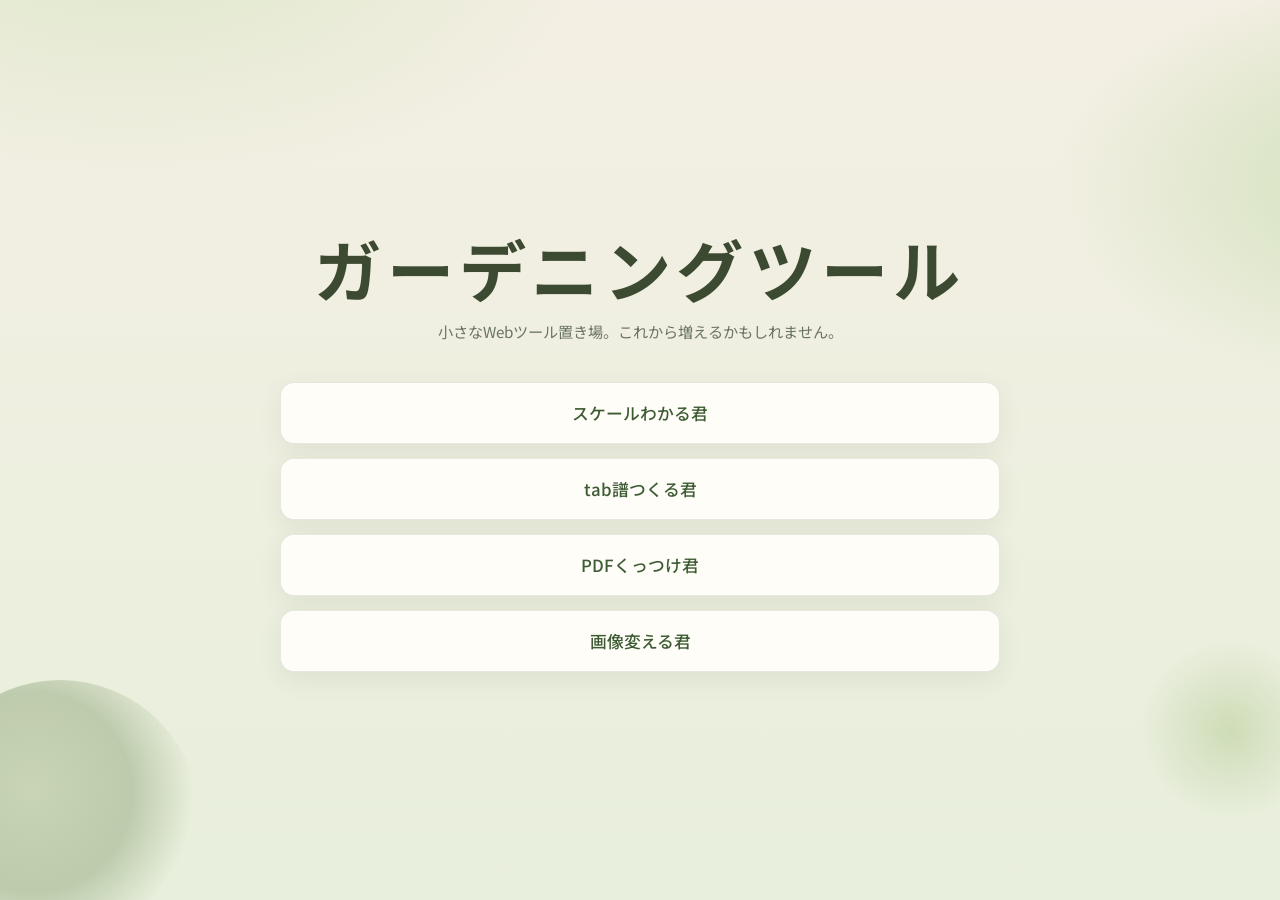
<file: index.html>
<!DOCTYPE html>
<html lang="ja">

<head>
  <meta charset="UTF-8">
  <meta name="viewport" content="width=device-width, initial-scale=1.0">
  <meta name="description" content="ガーデニングツール — 小さなWebツール置き場">
  <title>ガーデニングツール</title>
  <link rel="icon" href="favicon.svg" type="image/svg+xml">
  <link rel="preconnect" href="https://fonts.googleapis.com">
  <link rel="preconnect" href="https://fonts.gstatic.com" crossorigin>
  <link href="https://fonts.googleapis.com/css2?family=Noto+Sans+JP:wght@400;500;700&display=swap" rel="stylesheet">
  <style>
    *,
    *::before,
    *::after {
      box-sizing: border-box;
      margin: 0;
      padding: 0;
    }

    :root {
      --soil: #3d4a32;
      --leaf: #5d7a4a;
      --leaf-deep: #3e5c34;
      --cream: #f4efe4;
      --cream-2: #e8efdc;
      --card: #fffdf8;
      --ink: #2c3328;
      --muted: #6b7464;
    }

    body {
      min-height: 100vh;
      font-family: "Noto Sans JP", system-ui, sans-serif;
      color: var(--ink);
      background:
        radial-gradient(900px 500px at 10% -10%, #dce8c8 0%, transparent 55%),
        radial-gradient(700px 420px at 110% 20%, #cfe0b8 0%, transparent 50%),
        linear-gradient(180deg, var(--cream) 0%, var(--cream-2) 100%);
      display: flex;
      align-items: center;
      justify-content: center;
      padding: 48px 20px;
      position: relative;
      overflow-x: hidden;
    }

    body::before,
    body::after {
      content: "";
      position: fixed;
      border-radius: 50%;
      pointer-events: none;
      z-index: 0;
    }

    body::before {
      width: 280px;
      height: 280px;
      left: -80px;
      bottom: -60px;
      background: radial-gradient(circle at 40% 40%, #8aa56a 0%, #6b8a52 42%, transparent 68%);
      opacity: 0.35;
    }

    body::after {
      width: 180px;
      height: 180px;
      right: -40px;
      bottom: 80px;
      background: radial-gradient(circle at 50% 50%, #a3c07c 0%, transparent 70%);
      opacity: 0.4;
    }

    main {
      position: relative;
      z-index: 1;
      width: min(720px, 100%);
      text-align: center;
    }

    h1 {
      font-size: clamp(2.4rem, 7vw, 4.2rem);
      font-weight: 700;
      letter-spacing: 0.08em;
      line-height: 1.2;
      color: var(--soil);
      margin-bottom: 12px;
    }

    .lead {
      font-size: 0.95rem;
      color: var(--muted);
      margin-bottom: 40px;
    }

    nav {
      display: grid;
      gap: 14px;
    }

    nav a {
      display: block;
      background: var(--card);
      color: var(--leaf-deep);
      text-decoration: none;
      font-size: 1.05rem;
      font-weight: 500;
      padding: 18px 24px;
      border-radius: 14px;
      border: 1px solid rgba(61, 74, 50, 0.12);
      box-shadow: 0 8px 24px rgba(61, 74, 50, 0.08);
      transition: transform 0.15s ease, box-shadow 0.15s ease, background 0.15s ease;
    }

    nav a:hover {
      transform: translateY(-2px);
      background: #f7fbf0;
      box-shadow: 0 12px 28px rgba(61, 74, 50, 0.12);
    }

    nav a:active {
      transform: translateY(0);
    }

    @media (min-width: 640px) {
      nav {
        grid-template-columns: 1fr;
      }
    }
  </style>
</head>

<body>
  <main>
    <h1>ガーデニングツール</h1>
    <p class="lead">小さなWebツール置き場。これから増えるかもしれません。</p>
    <nav>
      <a href="scale/">スケールわかる君</a>
      <a href="tab/">tab譜つくる君</a>
      <a href="pdf/">PDFくっつけ君</a>
      <a href="img/">画像変える君</a>
    </nav>
  </main>
</body>

</html>
</file>
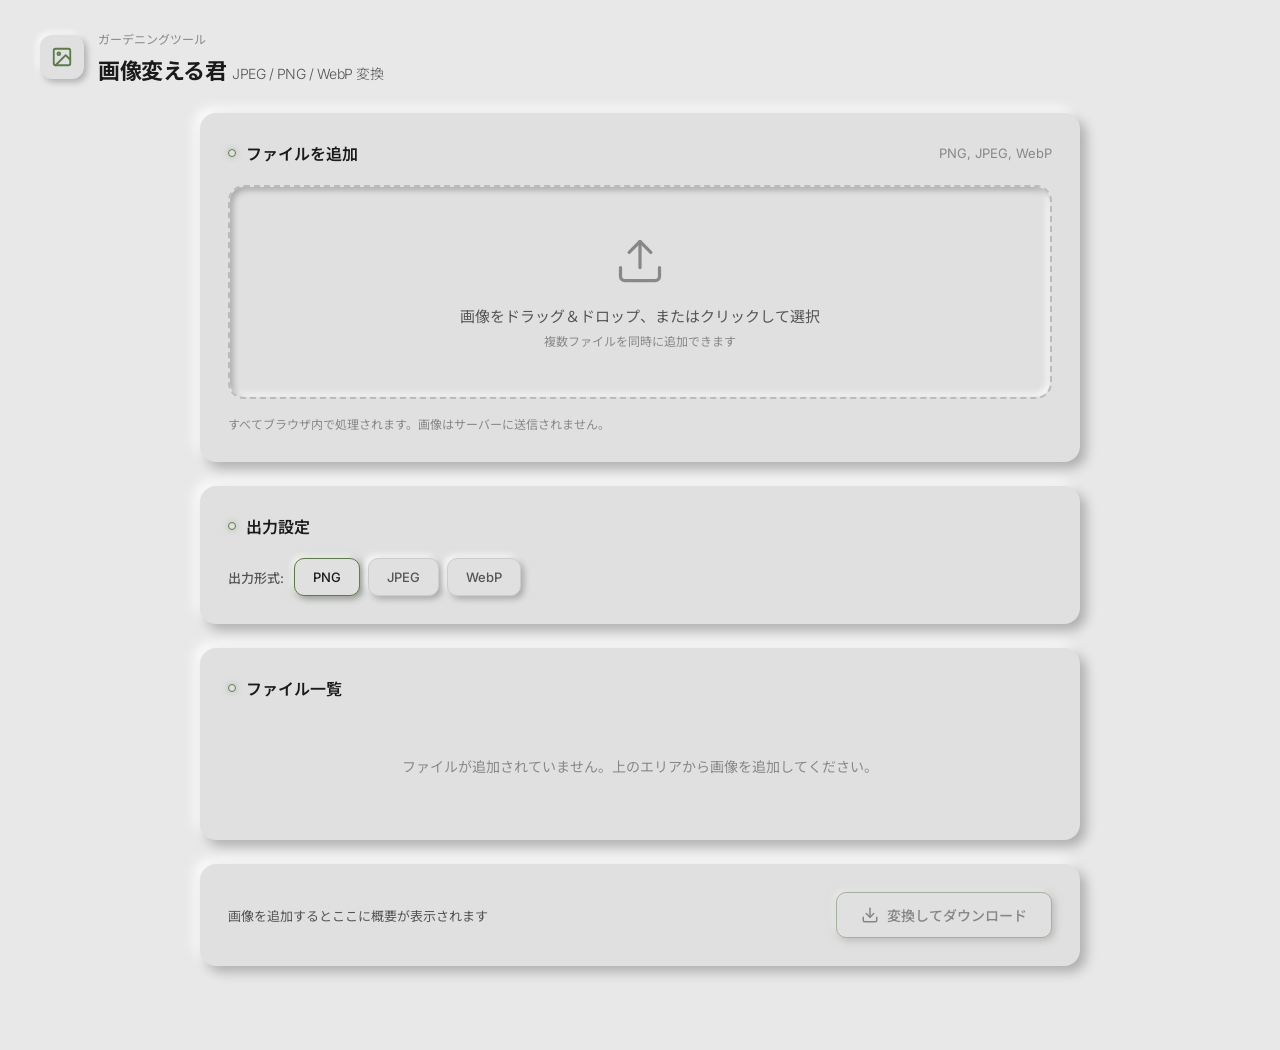
<file: img/index.html>
<!DOCTYPE html>
<html lang="ja">
<head>
  <meta charset="UTF-8">
  <meta name="viewport" content="width=device-width, initial-scale=1.0">
  <meta name="description" content="JPEG・PNG・WebPの画像形式をブラウザ内で相互変換できるWebツール">
  <title>画像変える君 — 画像形式変換ツール</title>
  <link rel="icon" href="../favicon.svg" type="image/svg+xml">
  <link rel="preconnect" href="https://fonts.googleapis.com">
  <link rel="preconnect" href="https://fonts.gstatic.com" crossorigin>
  <link href="https://fonts.googleapis.com/css2?family=Inter:wght@300;400;500;600;700&family=Noto+Sans+JP:wght@300;400;500;600;700&display=swap" rel="stylesheet">
  <style>
    *, *::before, *::after {
      margin: 0;
      padding: 0;
      box-sizing: border-box;
    }

    :root {
      --bg: #e8e8e8;
      --surface: #e0e0e0;
      --text-primary: #1a1a1a;
      --text-secondary: #555;
      --text-muted: #888;
      --accent: #5d7a4a;
      --accent-glow: rgba(93, 122, 74, 0.35);
      --accent-glow-strong: rgba(93, 122, 74, 0.55);
      --shadow-dark: rgba(0, 0, 0, 0.25);
      --shadow-light: rgba(255, 255, 255, 0.8);
      --neu-shadow: 6px 6px 12px var(--shadow-dark), -6px -6px 12px var(--shadow-light);
      --neu-shadow-sm: 3px 3px 6px var(--shadow-dark), -3px -3px 6px var(--shadow-light);
      --neu-inset: inset 3px 3px 6px var(--shadow-dark), inset -3px -3px 6px var(--shadow-light);
      --radius: 16px;
      --radius-sm: 10px;
      --transition: 0.3s cubic-bezier(0.4, 0, 0.2, 1);
    }

    body {
      font-family: 'Inter', 'Noto Sans JP', sans-serif;
      background: var(--bg);
      color: var(--text-primary);
      min-height: 100vh;
      overflow-x: hidden;
    }

    .home-link {
      display: inline-block;
      font-size: 12px;
      color: var(--text-muted);
      text-decoration: none;
      margin-bottom: 6px;
    }

    .home-link:hover {
      color: var(--text-primary);
    }

    .header {
      padding: 28px 40px;
    }

    .logo {
      display: flex;
      align-items: center;
      gap: 14px;
    }

    .logo-icon {
      width: 44px;
      height: 44px;
      border-radius: 12px;
      background: var(--surface);
      box-shadow: var(--neu-shadow-sm);
      display: flex;
      align-items: center;
      justify-content: center;
    }

    .logo-icon svg {
      width: 22px;
      height: 22px;
      stroke: var(--accent);
      fill: none;
      stroke-width: 2;
      stroke-linecap: round;
      stroke-linejoin: round;
    }

    .logo h1 {
      font-size: 22px;
      font-weight: 700;
      letter-spacing: -0.5px;
    }

    .logo h1 span {
      font-weight: 300;
      color: var(--text-secondary);
      margin-left: 6px;
      font-size: 14px;
    }

    .app-container {
      max-width: 960px;
      margin: 0 auto;
      padding: 0 40px 60px;
    }

    .neu-card {
      background: var(--surface);
      border-radius: var(--radius);
      box-shadow: var(--neu-shadow);
      padding: 28px;
      margin-bottom: 24px;
    }

    .section-header {
      display: flex;
      align-items: center;
      justify-content: space-between;
      margin-bottom: 20px;
      flex-wrap: wrap;
      gap: 10px;
    }

    .section-title {
      font-size: 16px;
      font-weight: 600;
      display: flex;
      align-items: center;
      gap: 10px;
    }

    .section-title .dot {
      width: 8px;
      height: 8px;
      border-radius: 50%;
      border: 1.5px solid var(--accent);
      box-shadow: 0 0 6px var(--accent-glow);
    }

    .section-subtitle {
      font-size: 13px;
      color: var(--text-muted);
      font-weight: 400;
    }

    .dropzone {
      border: 2px dashed #bbb;
      border-radius: var(--radius);
      padding: 48px 32px;
      text-align: center;
      cursor: pointer;
      transition: var(--transition);
      background: var(--surface);
      box-shadow: var(--neu-inset);
    }

    .dropzone:hover,
    .dropzone.dragover {
      border-color: var(--accent);
      box-shadow: var(--neu-inset), 0 0 20px var(--accent-glow);
    }

    .dropzone-icon {
      width: 52px;
      height: 52px;
      margin: 0 auto 14px;
      stroke: var(--text-muted);
      fill: none;
      stroke-width: 1.5;
      stroke-linecap: round;
      stroke-linejoin: round;
      transition: var(--transition);
    }

    .dropzone:hover .dropzone-icon,
    .dropzone.dragover .dropzone-icon {
      stroke: var(--accent);
    }

    .dropzone-text {
      font-size: 15px;
      color: var(--text-secondary);
      margin-bottom: 6px;
    }

    .dropzone-hint {
      font-size: 12px;
      color: var(--text-muted);
    }

    input[type="file"] {
      display: none;
    }

    .settings-bar {
      display: flex;
      flex-wrap: wrap;
      gap: 20px;
      align-items: center;
    }

    .setting-group {
      display: flex;
      align-items: center;
      gap: 10px;
    }

    .setting-group label {
      font-size: 13px;
      font-weight: 500;
      color: var(--text-secondary);
      white-space: nowrap;
    }

    .format-toggle {
      display: flex;
      gap: 8px;
    }

    .format-toggle button {
      background: var(--surface);
      border: 1px solid #ccc;
      border-radius: var(--radius-sm);
      box-shadow: var(--neu-shadow-sm);
      padding: 10px 18px;
      font-family: inherit;
      font-size: 13px;
      font-weight: 500;
      color: var(--text-secondary);
      cursor: pointer;
      transition: var(--transition);
    }

    .format-toggle button:hover {
      color: var(--text-primary);
    }

    .format-toggle button.active {
      color: var(--text-primary);
      border-color: var(--accent);
      box-shadow: var(--neu-shadow-sm), 0 0 10px var(--accent-glow);
    }

    .quality-row {
      display: flex;
      align-items: center;
      gap: 12px;
      flex: 1;
      min-width: 220px;
    }

    .quality-row input[type="range"] {
      flex: 1;
      accent-color: var(--accent);
    }

    .quality-value {
      font-size: 13px;
      font-weight: 600;
      color: var(--text-primary);
      min-width: 42px;
      text-align: right;
    }

    .quality-row.hidden {
      display: none;
    }

    .privacy-note {
      font-size: 12px;
      color: var(--text-muted);
      margin-top: 16px;
      line-height: 1.6;
    }

    .file-list-empty {
      text-align: center;
      padding: 36px 20px;
      color: var(--text-muted);
      font-size: 14px;
    }

    .file-item {
      display: flex;
      align-items: center;
      gap: 14px;
      padding: 14px 16px;
      background: var(--surface);
      border-radius: var(--radius-sm);
      box-shadow: var(--neu-shadow-sm);
      margin-bottom: 10px;
    }

    .file-item-thumb {
      width: 52px;
      height: 52px;
      border-radius: 8px;
      overflow: hidden;
      flex-shrink: 0;
      background: #d5d5d5;
      box-shadow: var(--neu-inset);
    }

    .file-item-thumb img {
      width: 100%;
      height: 100%;
      object-fit: cover;
      display: block;
    }

    .file-item-info {
      flex: 1;
      min-width: 0;
    }

    .file-item-name {
      font-size: 14px;
      font-weight: 500;
      white-space: nowrap;
      overflow: hidden;
      text-overflow: ellipsis;
    }

    .file-item-meta {
      font-size: 12px;
      color: var(--text-muted);
      margin-top: 2px;
    }

    .file-item-remove {
      background: none;
      border: none;
      cursor: pointer;
      padding: 6px;
      border-radius: 6px;
      color: var(--text-muted);
      transition: var(--transition);
      flex-shrink: 0;
    }

    .file-item-remove:hover {
      color: #c0392b;
      background: rgba(192, 57, 43, 0.08);
    }

    .file-item-remove svg {
      width: 18px;
      height: 18px;
      stroke: currentColor;
      fill: none;
      stroke-width: 2;
      stroke-linecap: round;
    }

    .action-bar {
      display: flex;
      align-items: center;
      justify-content: space-between;
      gap: 16px;
      flex-wrap: wrap;
    }

    .summary-text {
      font-size: 13px;
      color: var(--text-secondary);
    }

    .action-buttons {
      display: flex;
      gap: 10px;
      flex-wrap: wrap;
    }

    .neu-btn {
      background: var(--surface);
      border: none;
      border-radius: var(--radius-sm);
      box-shadow: var(--neu-shadow-sm);
      padding: 12px 24px;
      font-family: inherit;
      font-size: 14px;
      font-weight: 500;
      color: var(--text-primary);
      cursor: pointer;
      transition: var(--transition);
      display: inline-flex;
      align-items: center;
      gap: 8px;
    }

    .neu-btn:hover:not(:disabled) {
      box-shadow: 4px 4px 8px var(--shadow-dark), -4px -4px 8px var(--shadow-light);
    }

    .neu-btn:active:not(:disabled) {
      box-shadow: var(--neu-inset);
    }

    .neu-btn:disabled {
      opacity: 0.45;
      cursor: not-allowed;
    }

    .neu-btn.primary {
      border: 1.5px solid var(--accent);
      box-shadow: var(--neu-shadow-sm), 0 0 12px var(--accent-glow);
    }

    .neu-btn svg {
      width: 18px;
      height: 18px;
      stroke: currentColor;
      fill: none;
      stroke-width: 2;
      stroke-linecap: round;
      stroke-linejoin: round;
    }

    .progress-overlay {
      display: none;
      position: fixed;
      inset: 0;
      background: rgba(0, 0, 0, 0.35);
      z-index: 100;
      align-items: center;
      justify-content: center;
    }

    .progress-overlay.visible {
      display: flex;
    }

    .progress-card {
      background: var(--surface);
      border-radius: var(--radius);
      box-shadow: var(--neu-shadow);
      padding: 36px 48px;
      text-align: center;
      min-width: 260px;
    }

    .progress-spinner {
      width: 36px;
      height: 36px;
      border: 3px solid #ccc;
      border-top-color: var(--accent);
      border-radius: 50%;
      margin: 0 auto 16px;
      animation: spin 0.8s linear infinite;
    }

    @keyframes spin {
      to { transform: rotate(360deg); }
    }

    .progress-text {
      font-size: 15px;
      font-weight: 600;
    }

    .progress-detail {
      font-size: 13px;
      color: var(--text-muted);
      margin-top: 6px;
    }

    .toast {
      position: fixed;
      bottom: 28px;
      left: 50%;
      transform: translateX(-50%) translateY(80px);
      background: var(--text-primary);
      color: #fff;
      padding: 12px 24px;
      border-radius: var(--radius-sm);
      font-size: 14px;
      opacity: 0;
      transition: transform 0.3s ease, opacity 0.3s ease;
      z-index: 200;
      pointer-events: none;
    }

    .toast.visible {
      transform: translateX(-50%) translateY(0);
      opacity: 1;
    }

    @media (max-width: 640px) {
      .header,
      .app-container {
        padding-left: 20px;
        padding-right: 20px;
      }

      .format-toggle {
        flex-wrap: wrap;
      }
    }
  </style>
</head>
<body>
  <header class="header">
    <div class="logo">
      <div class="logo-icon">
        <svg viewBox="0 0 24 24">
          <rect x="3" y="3" width="18" height="18" rx="2"/>
          <circle cx="8.5" cy="8.5" r="1.5"/>
          <polyline points="21 15 16 10 5 21"/>
        </svg>
      </div>
      <div>
        <a class="home-link" href="../">ガーデニングツール</a>
        <h1>画像変える君<span>JPEG / PNG / WebP 変換</span></h1>
      </div>
    </div>
  </header>

  <div class="app-container">
    <div class="neu-card">
      <div class="section-header">
        <div class="section-title">
          <div class="dot"></div>
          ファイルを追加
        </div>
        <span class="section-subtitle">PNG, JPEG, WebP</span>
      </div>
      <div class="dropzone" id="dropzone">
        <svg class="dropzone-icon" viewBox="0 0 24 24">
          <path d="M21 15v4a2 2 0 0 1-2 2H5a2 2 0 0 1-2-2v-4"/>
          <polyline points="17 8 12 3 7 8"/>
          <line x1="12" y1="3" x2="12" y2="15"/>
        </svg>
        <div class="dropzone-text">画像をドラッグ＆ドロップ、またはクリックして選択</div>
        <div class="dropzone-hint">複数ファイルを同時に追加できます</div>
      </div>
      <input type="file" id="fileInput" multiple accept="image/png,image/jpeg,image/webp,.png,.jpg,.jpeg,.webp">
      <p class="privacy-note">すべてブラウザ内で処理されます。画像はサーバーに送信されません。</p>
    </div>

    <div class="neu-card">
      <div class="section-header">
        <div class="section-title">
          <div class="dot"></div>
          出力設定
        </div>
      </div>
      <div class="settings-bar">
        <div class="setting-group">
          <label>出力形式:</label>
          <div class="format-toggle" id="formatToggle">
            <button type="button" data-format="image/png" class="active">PNG</button>
            <button type="button" data-format="image/jpeg">JPEG</button>
            <button type="button" data-format="image/webp">WebP</button>
          </div>
        </div>
        <div class="setting-group quality-row hidden" id="qualityRow">
          <label for="qualityInput">品質:</label>
          <input type="range" id="qualityInput" min="10" max="100" value="90">
          <span class="quality-value" id="qualityValue">90%</span>
        </div>
      </div>
    </div>

    <div class="neu-card">
      <div class="section-header">
        <div class="section-title">
          <div class="dot"></div>
          ファイル一覧
          <span class="section-subtitle" id="fileCountLabel"></span>
        </div>
        <button class="neu-btn" id="clearAllBtn" style="display:none;">すべて削除</button>
      </div>
      <div class="file-list-empty" id="emptyState">
        ファイルが追加されていません。上のエリアから画像を追加してください。
      </div>
      <div id="fileList"></div>
    </div>

    <div class="neu-card">
      <div class="action-bar">
        <div class="summary-text" id="summaryText">画像を追加するとここに概要が表示されます</div>
        <div class="action-buttons">
          <button class="neu-btn primary" id="convertBtn" disabled>
            <svg viewBox="0 0 24 24">
              <path d="M21 15v4a2 2 0 0 1-2 2H5a2 2 0 0 1-2-2v-4"/>
              <polyline points="7 10 12 15 17 10"/>
              <line x1="12" y1="15" x2="12" y2="3"/>
            </svg>
            変換してダウンロード
          </button>
        </div>
      </div>
    </div>
  </div>

  <div class="progress-overlay" id="progressOverlay">
    <div class="progress-card">
      <div class="progress-spinner"></div>
      <div class="progress-text" id="progressText">変換中...</div>
      <div class="progress-detail" id="progressDetail"></div>
    </div>
  </div>

  <div class="toast" id="toast"></div>

  <script>
    const ACCEPTED_TYPES = new Set(['image/png', 'image/jpeg', 'image/webp']);
    const EXT_BY_MIME = {
      'image/png': 'png',
      'image/jpeg': 'jpg',
      'image/webp': 'webp',
    };
    const LABEL_BY_MIME = {
      'image/png': 'PNG',
      'image/jpeg': 'JPEG',
      'image/webp': 'WebP',
    };

    const state = {
      files: [],
      outputFormat: 'image/png',
      quality: 90,
    };

    let fileIdCounter = 0;

    const $ = (sel) => document.querySelector(sel);
    const dropzone = $('#dropzone');
    const fileInput = $('#fileInput');
    const fileList = $('#fileList');
    const emptyState = $('#emptyState');
    const clearAllBtn = $('#clearAllBtn');
    const convertBtn = $('#convertBtn');
    const summaryText = $('#summaryText');
    const fileCountLabel = $('#fileCountLabel');
    const formatToggle = $('#formatToggle');
    const qualityRow = $('#qualityRow');
    const qualityInput = $('#qualityInput');
    const qualityValue = $('#qualityValue');
    const progressOverlay = $('#progressOverlay');
    const progressText = $('#progressText');
    const progressDetail = $('#progressDetail');
    const toast = $('#toast');

    function formatBytes(bytes) {
      if (bytes < 1024) return `${bytes} B`;
      if (bytes < 1024 * 1024) return `${(bytes / 1024).toFixed(1)} KB`;
      return `${(bytes / (1024 * 1024)).toFixed(1)} MB`;
    }

    function showToast(message) {
      toast.textContent = message;
      toast.classList.add('visible');
      clearTimeout(showToast._timer);
      showToast._timer = setTimeout(() => toast.classList.remove('visible'), 2800);
    }

    function detectMime(file) {
      if (ACCEPTED_TYPES.has(file.type)) return file.type;
      const ext = file.name.split('.').pop().toLowerCase();
      if (ext === 'png') return 'image/png';
      if (ext === 'jpg' || ext === 'jpeg') return 'image/jpeg';
      if (ext === 'webp') return 'image/webp';
      return null;
    }

    function outputBaseName(name) {
      return name.replace(/\.[^.]+$/, '') || name;
    }

    function buildOutputName(name, mime) {
      return `${outputBaseName(name)}.${EXT_BY_MIME[mime]}`;
    }

    function updateQualityVisibility() {
      const needsQuality = state.outputFormat !== 'image/png';
      qualityRow.classList.toggle('hidden', !needsQuality);
    }

    function updateUI() {
      const count = state.files.length;
      const hasFiles = count > 0;

      emptyState.style.display = hasFiles ? 'none' : 'block';
      fileList.style.display = hasFiles ? 'block' : 'none';
      clearAllBtn.style.display = hasFiles ? 'inline-flex' : 'none';
      convertBtn.disabled = !hasFiles;
      fileCountLabel.textContent = hasFiles ? `（${count}件）` : '';

      if (!hasFiles) {
        summaryText.textContent = '画像を追加するとここに概要が表示されます';
        return;
      }

      const outLabel = LABEL_BY_MIME[state.outputFormat];
      const totalSize = state.files.reduce((sum, f) => sum + f.size, 0);
      summaryText.textContent = `${count}件 · 合計 ${formatBytes(totalSize)} → ${outLabel} に変換`;
    }

    function renderFileList() {
      fileList.innerHTML = state.files.map((entry) => `
        <div class="file-item" data-id="${entry.id}">
          <div class="file-item-thumb">
            <img src="${entry.thumbUrl}" alt="">
          </div>
          <div class="file-item-info">
            <div class="file-item-name">${escapeHtml(entry.name)}</div>
            <div class="file-item-meta">${LABEL_BY_MIME[entry.type]} · ${formatBytes(entry.size)}</div>
          </div>
          <button type="button" class="file-item-remove" data-remove="${entry.id}" aria-label="削除">
            <svg viewBox="0 0 24 24"><line x1="18" y1="6" x2="6" y2="18"/><line x1="6" y1="6" x2="18" y2="18"/></svg>
          </button>
        </div>
      `).join('');

      fileList.querySelectorAll('[data-remove]').forEach((btn) => {
        btn.addEventListener('click', () => removeFile(Number(btn.dataset.remove)));
      });

      updateUI();
    }

    function escapeHtml(str) {
      return str
        .replace(/&/g, '&amp;')
        .replace(/</g, '&lt;')
        .replace(/>/g, '&gt;')
        .replace(/"/g, '&quot;');
    }

    async function createThumb(file) {
      const url = URL.createObjectURL(file);
      try {
        const img = await loadImage(url);
        const max = 96;
        const scale = Math.min(1, max / Math.max(img.naturalWidth, img.naturalHeight));
        const canvas = document.createElement('canvas');
        canvas.width = Math.max(1, Math.round(img.naturalWidth * scale));
        canvas.height = Math.max(1, Math.round(img.naturalHeight * scale));
        canvas.getContext('2d').drawImage(img, 0, 0, canvas.width, canvas.height);
        return canvas.toDataURL('image/jpeg', 0.8);
      } finally {
        URL.revokeObjectURL(url);
      }
    }

    function loadImage(url) {
      return new Promise((resolve, reject) => {
        const img = new Image();
        img.onload = () => resolve(img);
        img.onerror = () => reject(new Error('画像の読み込みに失敗しました'));
        img.src = url;
      });
    }

    async function handleFiles(fileListLike) {
      const added = [];

      for (const file of fileListLike) {
        const mime = detectMime(file);
        if (!mime) {
          showToast(`未対応の形式です: ${file.name}`);
          continue;
        }
        const thumbUrl = await createThumb(file);
        added.push({
          id: ++fileIdCounter,
          name: file.name,
          type: mime,
          size: file.size,
          file,
          thumbUrl,
        });
      }

      if (!added.length) return;
      state.files.push(...added);
      renderFileList();
    }

    function removeFile(id) {
      const entry = state.files.find((f) => f.id === id);
      if (!entry) return;
      state.files = state.files.filter((f) => f.id !== id);
      renderFileList();
    }

    function clearAll() {
      state.files = [];
      renderFileList();
    }

    async function convertImage(file, mime, quality) {
      const url = URL.createObjectURL(file);
      try {
        const img = await loadImage(url);
        const canvas = document.createElement('canvas');
        canvas.width = img.naturalWidth;
        canvas.height = img.naturalHeight;
        const ctx = canvas.getContext('2d');

        if (mime === 'image/jpeg') {
          ctx.fillStyle = '#ffffff';
          ctx.fillRect(0, 0, canvas.width, canvas.height);
        }

        ctx.drawImage(img, 0, 0);

        const blob = await new Promise((resolve, reject) => {
          canvas.toBlob(
            (result) => {
              if (result) resolve(result);
              else reject(new Error('変換に失敗しました'));
            },
            mime,
            mime === 'image/png' ? undefined : quality / 100,
          );
        });

        return blob;
      } finally {
        URL.revokeObjectURL(url);
      }
    }

    function downloadBlob(blob, filename) {
      const url = URL.createObjectURL(blob);
      const a = document.createElement('a');
      a.href = url;
      a.download = filename;
      a.click();
      URL.revokeObjectURL(url);
    }

    async function convertAll() {
      if (!state.files.length) return;

      if (state.outputFormat === 'image/webp') {
        const probe = document.createElement('canvas');
        probe.width = 1;
        probe.height = 1;
        const supported = probe.toDataURL('image/webp').startsWith('data:image/webp');
        if (!supported) {
          showToast('このブラウザは WebP 出力に対応していません');
          return;
        }
      }

      progressOverlay.classList.add('visible');
      convertBtn.disabled = true;

      let success = 0;

      try {
        for (let i = 0; i < state.files.length; i++) {
          const entry = state.files[i];
          progressText.textContent = '変換中...';
          progressDetail.textContent = `${i + 1} / ${state.files.length}: ${entry.name}`;

          const blob = await convertImage(entry.file, state.outputFormat, state.quality);
          const filename = buildOutputName(entry.name, state.outputFormat);
          downloadBlob(blob, filename);
          success++;
          await new Promise((r) => setTimeout(r, 200));
        }

        showToast(`${success}件の変換が完了しました`);
      } catch (err) {
        showToast(err.message || '変換中にエラーが発生しました');
      } finally {
        progressOverlay.classList.remove('visible');
        convertBtn.disabled = state.files.length === 0;
      }
    }

    dropzone.addEventListener('click', () => fileInput.click());

    dropzone.addEventListener('dragover', (e) => {
      e.preventDefault();
      dropzone.classList.add('dragover');
    });

    dropzone.addEventListener('dragleave', () => {
      dropzone.classList.remove('dragover');
    });

    dropzone.addEventListener('drop', (e) => {
      e.preventDefault();
      dropzone.classList.remove('dragover');
      handleFiles(e.dataTransfer.files);
    });

    fileInput.addEventListener('change', (e) => {
      handleFiles(e.target.files);
      fileInput.value = '';
    });

    formatToggle.addEventListener('click', (e) => {
      const btn = e.target.closest('[data-format]');
      if (!btn) return;
      state.outputFormat = btn.dataset.format;
      formatToggle.querySelectorAll('button').forEach((b) => b.classList.toggle('active', b === btn));
      updateQualityVisibility();
      updateUI();
    });

    qualityInput.addEventListener('input', () => {
      state.quality = Number(qualityInput.value);
      qualityValue.textContent = `${state.quality}%`;
    });

    clearAllBtn.addEventListener('click', clearAll);
    convertBtn.addEventListener('click', convertAll);

    updateQualityVisibility();
    updateUI();
  </script>
</body>
</html>
</file>
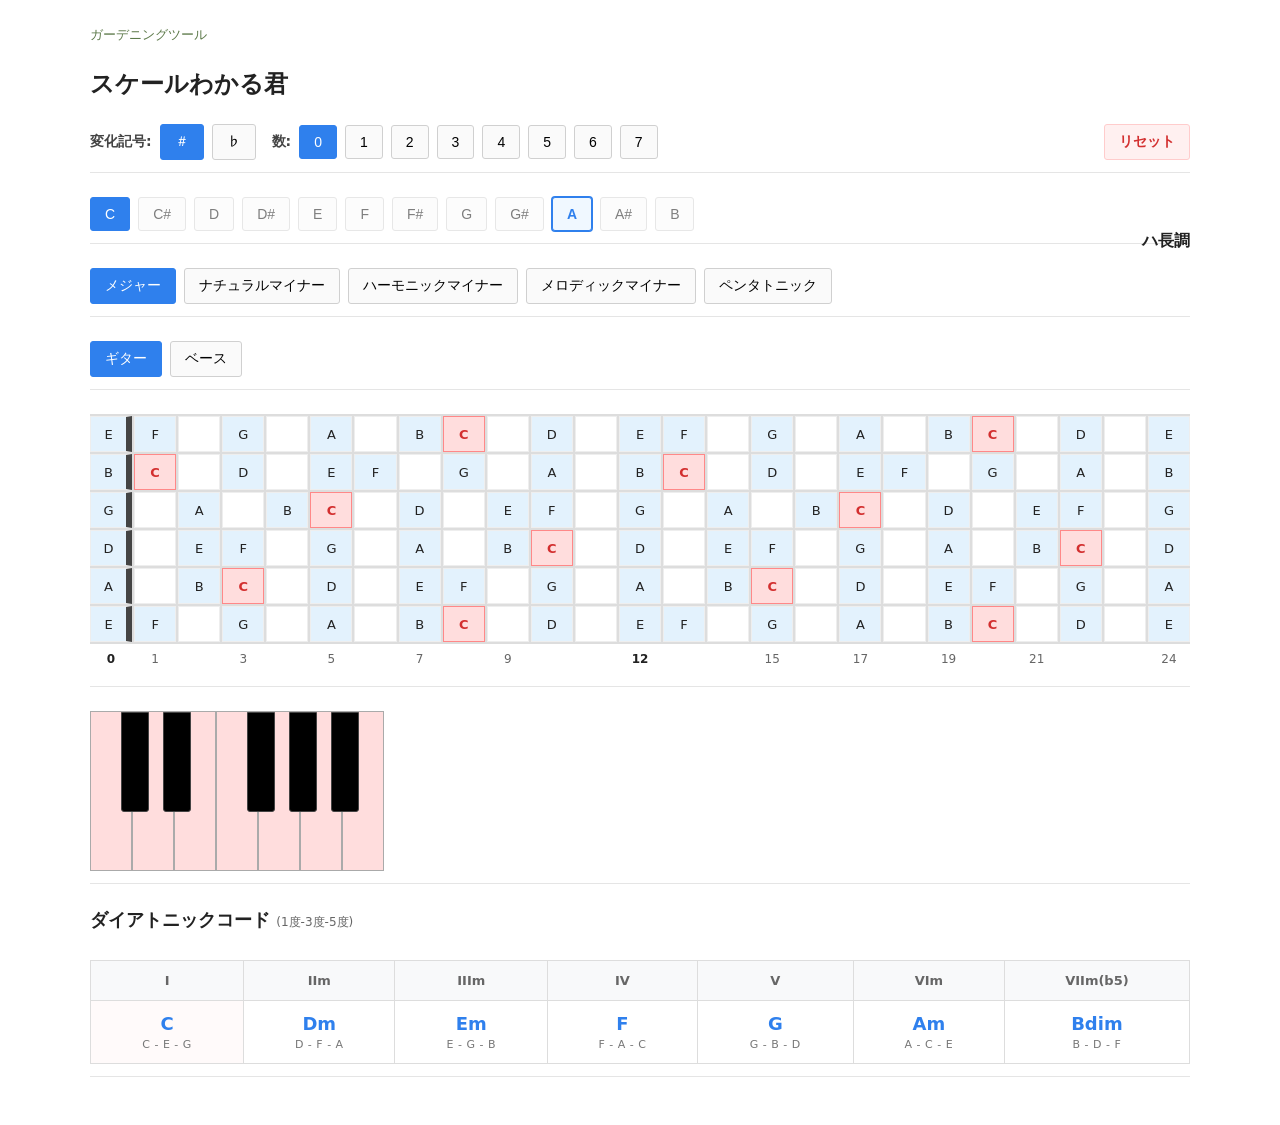
<file: scale/index.html>
<!DOCTYPE html>
<html lang="ja">

<head>
  <meta charset="UTF-8">
  <meta name="viewport" content="width=device-width, initial-scale=1.0">
  <title>スケールわかる君</title>
  <link rel="icon" href="../favicon.svg" type="image/svg+xml">
  <style>
    * {
      box-sizing: border-box;
    }

    body {
      font-family: "Noto Sans JP", system-ui, -apple-system, BlinkMacSystemFont, "Segoe UI", sans-serif;
      margin: 0;
      padding: 24px;
      background: #ffffff;
      color: #222;
    }

    .app {
      max-width: 1100px;
      margin: 0 auto;
    }

    .home-link {
      display: inline-block;
      font-size: 13px;
      color: #5d7a4a;
      text-decoration: none;
      margin-bottom: 8px;
    }

    .home-link:hover {
      text-decoration: underline;
    }

    h1 {
      font-size: 24px;
      font-weight: 600;
      margin-bottom: 24px;
    }

    .section {
      margin-bottom: 24px;
      padding-bottom: 12px;
      border-bottom: 1px solid #e5e5e5;
    }

    .btn-group {
      display: flex;
      flex-wrap: wrap;
      gap: 8px;
    }

    button {
      padding: 8px 14px;
      border: 1px solid #d0d0d0;
      background: #fafafa;
      border-radius: 3px;
      cursor: pointer;
      font-size: 14px;
      transition: 0.15s;
    }

    button:hover {
      background: #f0f0f0;
    }

    button.active {
      background: #2f80ed;
      border-color: #2f80ed;
      color: #fff;
    }

    button.guide {
      opacity: 0.5;
    }

    button.candidate {
      border-color: #2f80ed;
      color: #2f80ed;
      background: #f0f8ff;
      font-weight: 600;
      box-shadow: 0 0 0 1px #2f80ed;
    }

    #japaneseKey {
      float: right;
      font-weight: 600;
      font-size: 16px;
    }

    .fretboard-wrapper {
      width: 100%;
      overflow-x: auto;
      padding-bottom: 8px;
    }

    .fret-numbers {
      display: grid;
      grid-template-columns: repeat(25, 1fr);
      gap: 2px;
      margin-top: 8px;
    }

    .fret-num {
      text-align: center;
      font-size: 12px;
      color: #666;
    }

    .fret-num.bold {
      font-weight: 700;
      color: #222;
    }

    .fretboard {
      display: grid;
      grid-template-columns: repeat(25, 1fr);
      gap: 2px;
      background: #ddd;
      padding: 2px 0;
    }

    .fret {
      height: 36px;
      background: #fff;
      display: flex;
      align-items: center;
      justify-content: center;
      font-size: 13px;
      border: 1px solid #eee;
    }

    .fret.open {
      background: #f9f9f9;
      border-right: 6px solid #444;
      font-weight: 500;
    }

    .fret.in-scale {
      background: #e3f2fd;
    }

    .fret.root {
      background: #ffdddd !important;
      border-color: #ff8888;
      font-weight: 700;
      color: #d32f2f;
    }

    .piano {
      display: flex;
      margin-top: 16px;
      height: 160px;
      position: relative;
    }

    .white-key {
      width: 42px;
      height: 160px;
      background: #fff;
      border: 1px solid #aaa;
      position: relative;
    }

    .black-key {
      width: 28px;
      height: 100px;
      background: #000;
      position: absolute;
      top: 0;
      left: 30px;
      border-radius: 0 0 3px 3px;
      z-index: 10;
      border: 1px solid #444;
      box-sizing: border-box;
    }

    .highlight {
      background: #ffdddd !important;
    }

    .code-box {
      display: flex;
      gap: 8px;
      flex-wrap: wrap;
      margin-top: 12px;
    }

    .code-card {
      padding: 8px 12px;
      border: 1px solid #ddd;
      background: #fafafa;
      border-radius: 3px;
      font-size: 14px;
      cursor: pointer;
    }

    .code-card.active {
      background: #2f80ed;
      border-color: #2f80ed;
      color: #fff;
    }

    .code-section {
      overflow-x: auto;
      margin-top: 16px;
    }

    .chord-table {
      width: 100%;
      border-collapse: collapse;
      min-width: 600px;
    }

    .chord-table th,
    .chord-table td {
      border: 1px solid #ddd;
      padding: 12px 8px;
      text-align: center;
    }

    .chord-table th {
      background-color: #f8f9fa;
      font-size: 13px;
      color: #666;
      font-weight: 600;
    }

    .degree-name {
      display: block;
      font-family: serif;
      margin-bottom: 4px;
    }

    .chord-name {
      display: block;
      font-size: 18px;
      font-weight: bold;
      color: #2f80ed;
    }

    .notes-list {
      display: block;
      font-size: 11px;
      color: #777;
      margin-top: 4px;
      letter-spacing: 0.5px;
    }

    .chord-table td:first-child {
      background-color: #fffafa;
    }

    @media (max-width: 768px) {
      body {
        padding: 12px;
      }

      .fretboard-wrapper {
        font-size: 12px;
      }
    }
  </style>
</head>

<body>
  <div class="app">
    <a class="home-link" href="../">ガーデニングツール</a>
    <h1>スケールわかる君</h1>

    <div class="section">
      <div class="btn-group" style="align-items: center; width: 100%;">
        <span style="font-size: 14px; font-weight: 600; color: #444;">変化記号:</span>
        <div class="btn-group" id="accidentalButtons">
          <button data-type="sharp">＃</button>
          <button data-type="flat">♭</button>
        </div>
        <span style="font-size: 14px; font-weight: 600; color: #444; margin-left: 8px;">数:</span>
        <div class="btn-group" id="keyCountButtons"></div>
        <button id="resetBtn"
          style="margin-left: auto; background: #fff0f0; border-color: #ffcccc; color: #d32f2f; font-weight: 600;">リセット</button>
      </div>
    </div>

    <div class="section">
      <div class="btn-group" id="rootButtons"></div>
      <span id="japaneseKey"></span>
    </div>

    <div class="section">
      <div class="btn-group" id="scaleButtons"></div>
    </div>

    <div class="section">
      <div class="btn-group">
        <button id="guitarBtn">ギター</button>
        <button id="bassBtn">ベース</button>
      </div>
    </div>

    <div class="section">
      <div class="fretboard-wrapper">
        <div id="fretboard" class="fretboard"></div>
        <div class="fret-numbers" id="fretNumbers"></div>
      </div>
    </div>

    <div class="section">
      <div id="piano" class="piano"></div>
    </div>

    <div class="section">
      <h2 style="font-size:18px; margin-bottom:12px;">ダイアトニックコード <span
          style="font-size:12px; font-weight:normal; color:#666;">(1度-3度-5度)</span></h2>
      <div class="code-section">
        <div id="codeBox" class="code-box"></div>
      </div>
    </div>
  </div>

  <script>
    const notesSharp = ["C", "C#", "D", "D#", "E", "F", "F#", "G", "G#", "A", "A#", "B"];
    const notesFlat = ["C", "Db", "D", "Eb", "E", "F", "Gb", "G", "Ab", "A", "Bb", "B"];

    const jpNames = {
      "C": "ハ", "D": "ニ", "E": "ホ", "F": "ヘ", "G": "ト", "A": "イ", "B": "ロ"
    };

    const scalePatterns = {
      "メジャー": [2, 2, 1, 2, 2, 2, 1],
      "ナチュラルマイナー": [2, 1, 2, 2, 1, 2, 2],
      "ハーモニックマイナー": [2, 1, 2, 2, 1, 3, 1],
      "メロディックマイナー": [2, 1, 2, 2, 2, 2, 1],
      "ペンタトニック": [2, 2, 3, 2, 3]
    };

    const majorChords = ["I", "ii", "iii", "IV", "V", "vi", "vii°"];
    const minorChords = ["i", "ii°", "III", "iv", "v", "VI", "VII"];

    const sharpKeys = ["C", "G", "D", "A", "E", "B", "F#", "C#"];
    const flatKeys = ["C", "F", "Bb", "Eb", "Ab", "Db", "Gb", "Cb"];

    const sharpMinorKeys = ["A", "E", "B", "F#", "C#", "G#", "D#", "A#"];
    const flatMinorKeys = ["A", "D", "G", "C", "F", "Bb", "Eb", "Ab"];

    const majorScales = ["メジャー", "ペンタトニック"];
    const minorScales = ["ナチュラルマイナー", "ハーモニックマイナー", "メロディックマイナー"];

    let accidental = "sharp";
    let keyCount = 0;
    let selectedRoot = "C";
    let selectedScale = "メジャー";
    let instrument = "guitar";

    window.onload = () => {
      initAccidentalButtons();
      initKeyCountButtons();
      initRootButtons();
      initScaleButtons();
      initInstrumentButtons();
      initResetButton();
      drawFretNumbers();
      drawPiano();
      updateAll();
    };

    function initResetButton() {
      const btn = document.getElementById("resetBtn");
      if (btn) {
        btn.onclick = () => {
          accidental = "sharp";
          keyCount = 0;
          selectedRoot = "C";
          selectedScale = "メジャー";
          instrument = "guitar";
          updateAll();
        };
      }
    }

    function currentNoteArray() {
      return accidental === "sharp" ? notesSharp : notesFlat;
    }

    function applyKeySignatureChange() {
      if (minorScales.includes(selectedScale)) {
        selectedRoot = (accidental === "sharp" ? sharpMinorKeys : flatMinorKeys)[keyCount];
      } else {
        selectedRoot = (accidental === "sharp" ? sharpKeys : flatKeys)[keyCount];
      }
    }

    function initAccidentalButtons() {
      document.querySelectorAll("#accidentalButtons button").forEach(btn => {
        btn.onclick = () => {
          accidental = btn.dataset.type;
          applyKeySignatureChange();
          updateAll();
        };
      });
    }

    function initKeyCountButtons() {
      const wrap = document.getElementById("keyCountButtons");
      for (let i = 0; i <= 7; i++) {
        const b = document.createElement("button");
        b.textContent = i.toString();
        b.dataset.count = i;
        b.onclick = () => {
          keyCount = i;
          applyKeySignatureChange();
          updateAll();
        };
        wrap.appendChild(b);
      }
    }

    function initRootButtons() {
      updateRootButtons();
    }

    function updateRootButtons() {
      const wrap = document.getElementById("rootButtons");
      wrap.innerHTML = "";
      const arr = currentNoteArray();

      const validMajorKey = (accidental === "sharp" ? sharpKeys : flatKeys)[keyCount];
      const validMinorKey = (accidental === "sharp" ? sharpMinorKeys : flatMinorKeys)[keyCount];

      arr.forEach(n => {
        const b = document.createElement("button");
        b.textContent = n;
        b.dataset.note = n;

        if (n === selectedRoot) {
          b.classList.add("active");
        } else if (n === validMajorKey || n === validMinorKey) {
          b.classList.add("candidate");
        } else {
          b.classList.add("guide");
        }

        b.onclick = () => {
          applyKeyFromRoot(n);
          updateAll();
        };
        wrap.appendChild(b);
      });
    }

    function updateKeySignatureForRootAndScale(root, scaleName) {
      if (minorScales.includes(scaleName)) {
        const sIndex = sharpMinorKeys.indexOf(root);
        const fIndex = flatMinorKeys.indexOf(root);
        if (sIndex !== -1 && fIndex !== -1) {
          if (accidental === "flat") keyCount = fIndex;
          else keyCount = sIndex;
        } else if (sIndex !== -1) {
          accidental = "sharp"; keyCount = sIndex;
        } else if (fIndex !== -1) {
          accidental = "flat"; keyCount = fIndex;
        }
      } else {
        const sIndex = sharpKeys.indexOf(root);
        const fIndex = flatKeys.indexOf(root);
        if (sIndex !== -1 && fIndex !== -1) {
          if (accidental === "flat") keyCount = fIndex;
          else keyCount = sIndex;
        } else if (sIndex !== -1) {
          accidental = "sharp"; keyCount = sIndex;
        } else if (fIndex !== -1) {
          accidental = "flat"; keyCount = fIndex;
        }
      }
    }

    function applyKeyFromRoot(root) {
      const currentMajor = (accidental === "sharp" ? sharpKeys : flatKeys)[keyCount];
      const currentMinor = (accidental === "sharp" ? sharpMinorKeys : flatMinorKeys)[keyCount];

      selectedRoot = root;

      if (root === currentMajor) {
        if (minorScales.includes(selectedScale)) selectedScale = "メジャー";
      } else if (root === currentMinor) {
        if (majorScales.includes(selectedScale)) selectedScale = "ナチュラルマイナー";
      } else {
        // Prioritize the requested root by matching it to the currently selected scale
        updateKeySignatureForRootAndScale(root, selectedScale);
      }
    }

    function initScaleButtons() {
      const wrap = document.getElementById("scaleButtons");
      Object.keys(scalePatterns).forEach(name => {
        const b = document.createElement("button");
        b.textContent = name;
        b.onclick = () => {
          selectedScale = name;
          updateKeySignatureForRootAndScale(selectedRoot, selectedScale);
          updateAll();
        };
        wrap.appendChild(b);
      });
    }

    function initInstrumentButtons() {
      document.getElementById("guitarBtn").onclick = () => {
        instrument = "guitar";
        updateAll();
      };
      document.getElementById("bassBtn").onclick = () => {
        instrument = "bass";
        updateAll();
      };
    }

    function getScaleNotes(root, scaleName) {
      const arr = currentNoteArray();
      let idx = arr.indexOf(root);
      const pattern = scalePatterns[scaleName];
      const result = [root];
      pattern.forEach(step => {
        idx = (idx + step) % 12;
        result.push(arr[idx]);
      });
      return result;
    }

    function drawFretNumbers() {
      const wrap = document.getElementById("fretNumbers");
      wrap.innerHTML = "";
      for (let f = 0; f <= 24; f++) {
        const d = document.createElement("div");
        d.className = "fret-num";
        if ([0, 1, 3, 5, 7, 9, 12, 15, 17, 19, 21, 24].includes(f)) {
          d.textContent = f;
          if (f === 12 || f === 0) d.classList.add("bold");
        } else {
          d.textContent = "";
        }
        wrap.appendChild(d);
      }
    }

    function drawFretboard(scaleNotes) {
      const fb = document.getElementById("fretboard");
      fb.innerHTML = "";
      const tuning = instrument === "guitar"
        ? ["E", "B", "G", "D", "A", "E"]
        : ["G", "D", "A", "E"];
      const arr = currentNoteArray();

      tuning.forEach(openNote => {
        let openIdx = arr.indexOf(openNote);
        for (let f = 0; f <= 24; f++) {
          const note = arr[(openIdx + f) % 12];
          const div = document.createElement("div");
          div.className = "fret";

          if (f === 0) {
            div.classList.add("open");
          }

          // 音の判定
          if (note === scaleNotes[0]) {
            div.classList.add("root");
            div.textContent = note;
          } else if (scaleNotes.includes(note)) {
            div.classList.add("in-scale");
            div.textContent = note;
          } else {
            // 0フレット（開放弦）は常に音名を表示、それ以外は空白
            div.textContent = (f === 0) ? note : "";
          }
          fb.appendChild(div);
        }
      });
    }

    function drawPiano() {
      const p = document.getElementById("piano");
      p.innerHTML = "";
      const white = ["C", "D", "E", "F", "G", "A", "B"];
      const blackPos = { "C": "C#", "D": "D#", "F": "F#", "G": "G#", "A": "A#" };
      white.forEach(w => {
        const wk = document.createElement("div");
        wk.className = "white-key";
        wk.dataset.note = w;
        p.appendChild(wk);
        if (blackPos[w]) {
          const bk = document.createElement("div");
          bk.className = "black-key";
          bk.dataset.note = blackPos[w];
          wk.appendChild(bk);
        }
      });
    }

    function updatePiano(scaleNotes) {
      const enharmonicMap = { "Db": "C#", "Eb": "D#", "Gb": "F#", "Ab": "G#", "Bb": "A#" };
      const mappedNotes = scaleNotes.map(n => enharmonicMap[n] || n);

      document.querySelectorAll(".white-key, .black-key").forEach(k => {
        k.classList.remove("highlight");
        if (mappedNotes.includes(k.dataset.note)) {
          k.classList.add("highlight");
        }
      });
    }

    function updateChordBox(root, scaleName) {
      const box = document.getElementById("codeBox");
      box.innerHTML = "";

      if (scaleName === "ペンタトニック") {
        box.innerHTML = "<p style='color:#666; font-size:13px; margin: 8px;'>構成音が5音のペンタトニックスケールではダイアトニックコードは表示されません。</p>";
        return;
      }

      // 現在のスケールの音を取得
      const scaleNotes = getScaleNotes(root, scaleName);
      const s = scaleNotes.slice(0, 7); // 7音のみ使用

      // 表の作成
      const table = document.createElement("table");
      table.className = "chord-table";

      // スケールごとの度数表記の定義
      const majorDegrees = ["I", "IIm", "IIIm", "IV", "V", "VIm", "VIIm(b5)"];
      const minorDegrees = ["Im", "IIm(b5)", "bIII", "IVm", "Vm", "bVI", "bVII"];
      const degrees = (scaleName === "メジャー") ? majorDegrees : minorDegrees;

      // ヘッダー（度数）
      const thead = document.createElement("thead");
      const headerRow = document.createElement("tr");
      degrees.forEach(deg => {
        const th = document.createElement("th");
        th.textContent = deg;
        headerRow.appendChild(th);
      });
      thead.appendChild(headerRow);
      table.appendChild(thead);

      // ボディ（コード名と構成音）
      const tbody = document.createElement("tbody");
      const dataRow = document.createElement("tr");

      s.forEach((chordRoot, i) => {
        const td = document.createElement("td");

        // 構成音の計算
        const third = s[(i + 2) % 7];
        const fifth = s[(i + 4) % 7];
        const notesStr = `${chordRoot} - ${third} - ${fifth}`;

        // コード名の作成
        let suffix = "";
        const deg = degrees[i];
        if (deg.includes("m")) suffix = "m";
        if (deg.includes("(b5)")) suffix = "dim"; // または m-5

        const chordName = chordRoot + suffix;

        td.innerHTML = `
      <span class="chord-name">${chordName}</span>
      <span class="notes-list">${notesStr}</span>
    `;
        dataRow.appendChild(td);
      });

      tbody.appendChild(dataRow);
      table.appendChild(tbody);
      box.appendChild(table);
    }

    function updateJapaneseKey(root, scaleName) {
      const base = root.replace(/#|b/, "");
      const jp = jpNames[base] || "";
      const isMajor = (scaleName === "メジャー");
      document.getElementById("japaneseKey").textContent =
        jp + (isMajor ? "長調" : "短調");
    }

    function updateAccidentalButtonsUI() {
      document.querySelectorAll("#accidentalButtons button").forEach(b => {
        b.classList.toggle("active", b.dataset.type === accidental);
      });
    }

    function updateKeyCountButtonsUI() {
      document.querySelectorAll("#keyCountButtons button").forEach(b => {
        const c = Number(b.dataset.count);
        b.classList.toggle("active", c === keyCount);
      });
    }

    function updateScaleButtonsUI() {
      document.querySelectorAll("#scaleButtons button").forEach(b => {
        b.classList.toggle("active", b.textContent === selectedScale);
      });
    }

    function updateInstrumentButtonsUI() {
      document.getElementById("guitarBtn").classList.toggle("active", instrument === "guitar");
      document.getElementById("bassBtn").classList.toggle("active", instrument === "bass");
    }

    function updateAll() {
      updateAccidentalButtonsUI();
      updateKeyCountButtonsUI();
      updateScaleButtonsUI();
      updateInstrumentButtonsUI();
      const scaleNotes = getScaleNotes(selectedRoot, selectedScale);
      drawFretboard(scaleNotes);
      updatePiano(scaleNotes);
      updateChordBox(selectedRoot, selectedScale);
      updateJapaneseKey(selectedRoot, selectedScale);
      updateRootButtons();
    }
  </script>
</body>

</html>
</file>
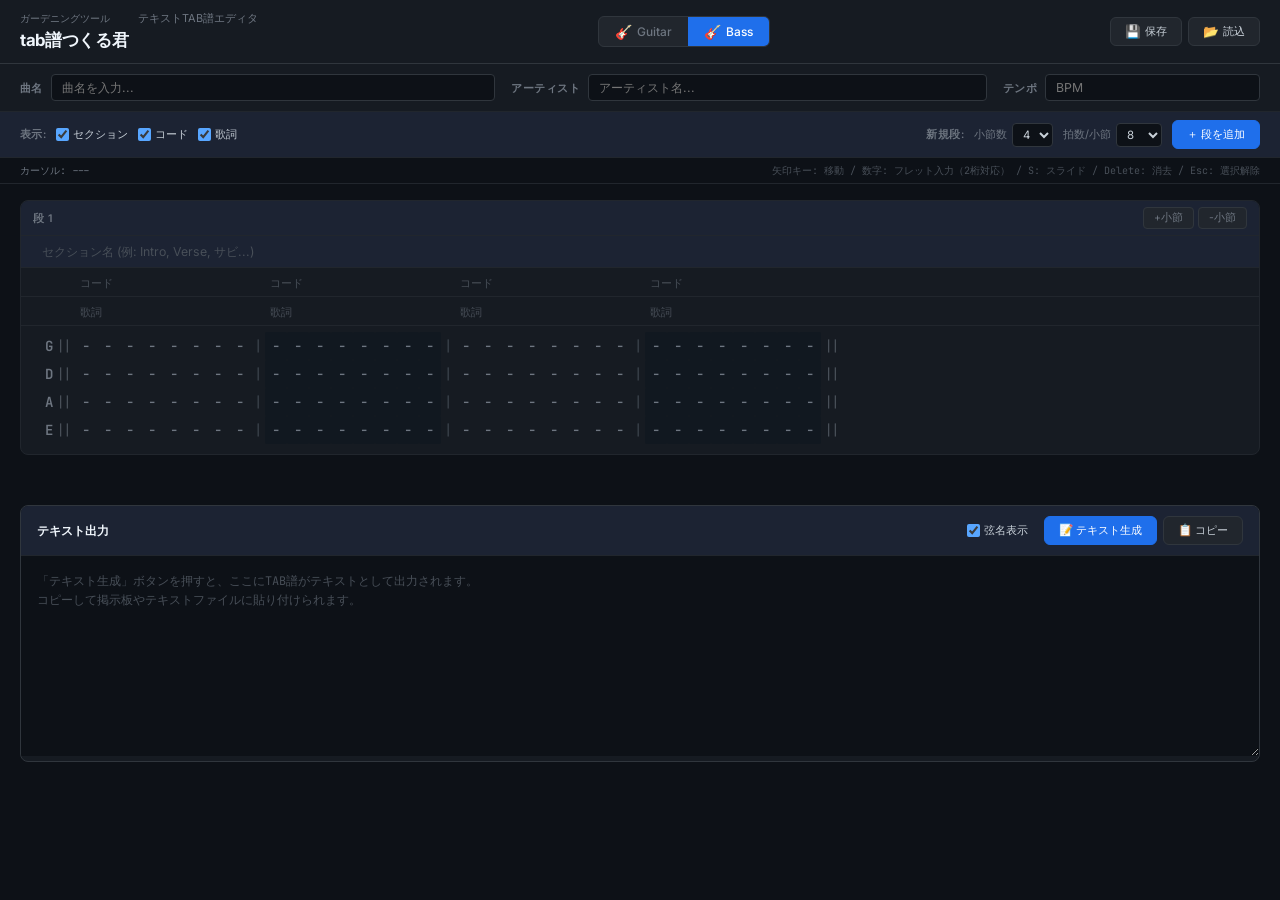
<file: tab/index.html>
<!DOCTYPE html>
<html lang="ja">
<head>
  <meta charset="UTF-8">
  <meta name="viewport" content="width=device-width, initial-scale=1.0">
  <meta name="description" content="テキストベースのギター・ベースTAB譜作成ツール。クリックとキーボードで簡単にTAB譜を作成し、テキストとしてエクスポートできます。">
  <title>tab譜つくる君 - テキストTAB譜エディタ</title>
  <link rel="icon" href="../favicon.svg" type="image/svg+xml">
  <link rel="preconnect" href="https://fonts.googleapis.com">
  <link rel="preconnect" href="https://fonts.gstatic.com" crossorigin>
  <link href="https://fonts.googleapis.com/css2?family=Inter:wght@400;500;600;700&family=JetBrains+Mono:wght@400;500;600&display=swap" rel="stylesheet">
  <link rel="stylesheet" href="style.css">
</head>
<body>
  <div id="app">
    <!-- Toolbar -->
    <header class="toolbar">
      <div class="toolbar-brand">
        <div class="toolbar-brand-text">
          <a class="home-link" href="../">ガーデニングツール</a>
          <h1>tab譜つくる君</h1>
        </div>
        <span class="toolbar-subtitle">テキストTAB譜エディタ</span>
      </div>
      <div class="toolbar-center">
        <div class="instrument-switch">
          <button class="instrument-btn" data-instrument="guitar" id="btn-guitar">
            <span class="instrument-icon">🎸</span> Guitar
          </button>
          <button class="instrument-btn active" data-instrument="bass" id="btn-bass">
            <span class="instrument-icon">🎸</span> Bass
          </button>
        </div>
      </div>
      <div class="toolbar-actions">
        <button class="action-btn" id="btn-save" title="プロジェクトをJSON保存">
          <span class="btn-icon">💾</span> 保存
        </button>
        <button class="action-btn" id="btn-load" title="JSONプロジェクトを読込">
          <span class="btn-icon">📂</span> 読込
        </button>
        <input type="file" id="file-input" accept=".json" hidden>
      </div>
    </header>

    <!-- Project info -->
    <div class="project-bar">
      <div class="field">
        <label for="project-title">曲名</label>
        <input type="text" id="project-title" placeholder="曲名を入力...">
      </div>
      <div class="field">
        <label for="project-artist">アーティスト</label>
        <input type="text" id="project-artist" placeholder="アーティスト名...">
      </div>
      <div class="field field-small">
        <label for="project-tempo">テンポ</label>
        <input type="text" id="project-tempo" placeholder="BPM">
      </div>
    </div>

    <!-- Toggle bar -->
    <div class="toggle-bar">
      <div class="toggle-group">
        <span class="toggle-group-label">表示:</span>
        <label class="toggle-label">
          <input type="checkbox" id="toggle-section" checked>
          <span class="toggle-text">セクション</span>
        </label>
        <label class="toggle-label">
          <input type="checkbox" id="toggle-chord" checked>
          <span class="toggle-text">コード</span>
        </label>
        <label class="toggle-label">
          <input type="checkbox" id="toggle-lyrics" checked>
          <span class="toggle-text">歌詞</span>
        </label>
      </div>
      <div class="toggle-group">
        <span class="toggle-group-label">新規段:</span>
        <label class="setting-label">
          小節数
          <select id="measures-per-system">
            <option value="2">2</option>
            <option value="3">3</option>
            <option value="4" selected>4</option>
            <option value="6">6</option>
            <option value="8">8</option>
          </select>
        </label>
        <label class="setting-label">
          拍数/小節
          <select id="beats-per-measure">
            <option value="4">4</option>
            <option value="6">6</option>
            <option value="8" selected>8</option>
            <option value="16">16</option>
          </select>
        </label>
        <button class="action-btn accent" id="btn-add-system">＋ 段を追加</button>
      </div>
    </div>

    <!-- Status bar -->
    <div class="status-bar">
      <span id="status-cursor" class="status-item">カーソル: ---</span>
      <span class="status-item status-hint">矢印キー: 移動 / 数字: フレット入力（2桁対応） / S: スライド / Delete: 消去 / Esc: 選択解除</span>
    </div>

    <!-- Editor area -->
    <main class="editor-area" id="editor-area">
      <!-- Systems rendered by JavaScript -->
    </main>

    <!-- Export panel -->
    <section class="export-panel">
      <div class="export-header">
        <h2>テキスト出力</h2>
        <div class="export-options">
          <label class="toggle-label">
            <input type="checkbox" id="export-labels" checked>
            <span class="toggle-text">弦名表示</span>
          </label>
        </div>
        <div class="export-buttons">
          <button class="action-btn accent" id="btn-export">📝 テキスト生成</button>
          <button class="action-btn" id="btn-copy">📋 コピー</button>
        </div>
      </div>
      <textarea id="export-output" readonly placeholder="「テキスト生成」ボタンを押すと、ここにTAB譜がテキストとして出力されます。&#10;コピーして掲示板やテキストファイルに貼り付けられます。"></textarea>
    </section>
  </div>

  <script src="app.js"></script>
</body>
</html>
</file>
<file: tab/style.css>
/* ==========================================
   tab譜つくる君 - CSS
   ========================================== */

/* === Reset & Base === */
*,
*::before,
*::after {
  box-sizing: border-box;
  margin: 0;
  padding: 0;
}

:root {
  /* Color palette - dark theme inspired by code editors */
  --bg-base: #0d1117;
  --bg-surface: #161b22;
  --bg-elevated: #1c2333;
  --bg-overlay: #21262d;
  --bg-cell: #0d1117;
  --bg-cell-alt: #111820;
  --bg-cell-hover: #1a2332;
  --bg-cell-active: #1d4ed8;
  --bg-input: #0d1117;

  --text: #c9d1d9;
  --text-muted: #6e7681;
  --text-subtle: #484f58;
  --text-emphasis: #f0f6fc;
  --text-on-accent: #ffffff;

  --accent: #58a6ff;
  --accent-emphasis: #1f6feb;
  --accent-subtle: #183b6e;

  --border: #30363d;
  --border-muted: #21262d;
  --border-emphasis: #3d444d;

  --danger: #f85149;
  --danger-subtle: #3d1214;
  --success: #3fb950;

  /* Sizing */
  --cell-size: 22px;
  --cell-font-size: 14px;
  --label-width: 20px;
  --border-marker-width: 22px;
  --separator-width: 14px;
  --row-height: 28px;

  /* Typography */
  --font-sans: 'Inter', -apple-system, BlinkMacSystemFont, 'Segoe UI', sans-serif;
  --font-mono: 'JetBrains Mono', 'Cascadia Code', 'Fira Code', 'Consolas', monospace;

  /* Transitions */
  --transition-fast: 0.1s ease;
  --transition-normal: 0.2s ease;

  /* Radius */
  --radius-sm: 4px;
  --radius-md: 6px;
  --radius-lg: 8px;
}

html {
  font-size: 14px;
  -webkit-font-smoothing: antialiased;
  -moz-osx-font-smoothing: grayscale;
}

body {
  font-family: var(--font-sans);
  background-color: var(--bg-base);
  color: var(--text);
  line-height: 1.5;
  min-height: 100vh;
}

/* === Toolbar === */
.toolbar {
  display: flex;
  align-items: center;
  justify-content: space-between;
  padding: 10px 20px;
  background: var(--bg-surface);
  border-bottom: 1px solid var(--border);
  position: sticky;
  top: 0;
  z-index: 100;
}

.toolbar-brand {
  display: flex;
  align-items: baseline;
  gap: 10px;
}

.toolbar-brand-text {
  display: flex;
  flex-direction: column;
  gap: 2px;
}

.home-link {
  font-size: 0.72rem;
  color: var(--text-muted);
  text-decoration: none;
}

.home-link:hover {
  color: var(--accent);
}

.toolbar-brand h1 {
  font-size: 1.2rem;
  font-weight: 700;
  color: var(--text-emphasis);
  letter-spacing: -0.02em;
}

.toolbar-subtitle {
  font-size: 0.78rem;
  color: var(--text-muted);
  font-weight: 400;
}

.toolbar-center {
  display: flex;
  align-items: center;
}

.toolbar-actions {
  display: flex;
  gap: 6px;
}

/* === Instrument Switch === */
.instrument-switch {
  display: flex;
  background: var(--bg-overlay);
  border-radius: var(--radius-md);
  border: 1px solid var(--border);
  overflow: hidden;
}

.instrument-btn {
  padding: 6px 16px;
  border: none;
  background: transparent;
  color: var(--text-muted);
  font-family: var(--font-sans);
  font-size: 0.85rem;
  font-weight: 500;
  cursor: pointer;
  transition: all var(--transition-normal);
  display: flex;
  align-items: center;
  gap: 5px;
}

.instrument-btn:hover {
  color: var(--text);
  background: var(--bg-elevated);
}

.instrument-btn.active {
  background: var(--accent-emphasis);
  color: var(--text-on-accent);
}

.instrument-icon {
  font-size: 1rem;
}

/* === Action Buttons === */
.action-btn {
  padding: 6px 14px;
  border: 1px solid var(--border);
  border-radius: var(--radius-md);
  background: var(--bg-overlay);
  color: var(--text);
  font-family: var(--font-sans);
  font-size: 0.82rem;
  font-weight: 500;
  cursor: pointer;
  transition: all var(--transition-fast);
  display: inline-flex;
  align-items: center;
  gap: 4px;
  white-space: nowrap;
}

.action-btn:hover {
  background: var(--bg-elevated);
  border-color: var(--border-emphasis);
}

.action-btn.accent {
  background: var(--accent-emphasis);
  border-color: var(--accent-emphasis);
  color: var(--text-on-accent);
}

.action-btn.accent:hover {
  background: var(--accent);
  border-color: var(--accent);
}

.btn-icon {
  font-size: 0.9rem;
}

/* === Project Bar === */
.project-bar {
  display: flex;
  gap: 16px;
  padding: 10px 20px;
  background: var(--bg-surface);
  border-bottom: 1px solid var(--border-muted);
}

.project-bar .field {
  display: flex;
  align-items: center;
  gap: 8px;
  flex: 1;
}

.project-bar .field-small {
  flex: 0 0 130px;
}

.project-bar label {
  font-size: 0.78rem;
  font-weight: 600;
  color: var(--text-muted);
  white-space: nowrap;
  text-transform: uppercase;
  letter-spacing: 0.04em;
}

.project-bar input {
  flex: 1;
  padding: 5px 10px;
  background: var(--bg-input);
  border: 1px solid var(--border);
  border-radius: var(--radius-sm);
  color: var(--text);
  font-family: var(--font-sans);
  font-size: 0.88rem;
  transition: border-color var(--transition-fast);
}

.project-bar input:focus {
  outline: none;
  border-color: var(--accent);
}

/* === Toggle Bar === */
.toggle-bar {
  display: flex;
  align-items: center;
  justify-content: space-between;
  flex-wrap: wrap;
  gap: 12px;
  padding: 8px 20px;
  background: var(--bg-elevated);
  border-bottom: 1px solid var(--border-muted);
}

.toggle-group {
  display: flex;
  align-items: center;
  gap: 10px;
  flex-wrap: wrap;
}

.toggle-group-label {
  font-size: 0.75rem;
  font-weight: 600;
  color: var(--text-muted);
  text-transform: uppercase;
  letter-spacing: 0.04em;
}

.toggle-label {
  display: flex;
  align-items: center;
  gap: 4px;
  cursor: pointer;
  font-size: 0.82rem;
  color: var(--text);
  user-select: none;
}

.toggle-label input[type="checkbox"] {
  accent-color: var(--accent);
  cursor: pointer;
}

.toggle-text {
  transition: color var(--transition-fast);
}

.setting-label {
  display: flex;
  align-items: center;
  gap: 5px;
  font-size: 0.8rem;
  color: var(--text-muted);
}

.setting-label select {
  padding: 3px 6px;
  background: var(--bg-input);
  border: 1px solid var(--border);
  border-radius: var(--radius-sm);
  color: var(--text);
  font-family: var(--font-sans);
  font-size: 0.82rem;
  cursor: pointer;
}

.setting-label select:focus {
  outline: none;
  border-color: var(--accent);
}

/* === Status Bar === */
.status-bar {
  display: flex;
  align-items: center;
  gap: 16px;
  padding: 5px 20px;
  background: var(--bg-base);
  border-bottom: 1px solid var(--border-muted);
  font-family: var(--font-mono);
  font-size: 0.72rem;
}

.status-item {
  color: var(--text-muted);
}

.status-hint {
  margin-left: auto;
  color: var(--text-subtle);
}

/* === Editor Area === */
.editor-area {
  padding: 16px 20px 30px;
  min-height: 300px;
  overflow-x: auto;
}

/* === System === */
.system {
  margin-bottom: 20px;
  border: 1px solid var(--border-muted);
  border-radius: var(--radius-lg);
  background: var(--bg-surface);
  overflow: hidden;
  transition: border-color var(--transition-normal);
}

.system:hover {
  border-color: var(--border);
}

/* System header */
.system-header {
  display: flex;
  align-items: center;
  justify-content: space-between;
  padding: 6px 12px;
  background: var(--bg-elevated);
  border-bottom: 1px solid var(--border-muted);
}

.system-number {
  font-size: 0.75rem;
  font-weight: 600;
  color: var(--text-muted);
  text-transform: uppercase;
  letter-spacing: 0.04em;
}

.system-actions {
  display: flex;
  gap: 4px;
}

.sys-btn {
  padding: 3px 10px;
  border: 1px solid var(--border);
  border-radius: var(--radius-sm);
  background: var(--bg-overlay);
  color: var(--text-muted);
  font-family: var(--font-sans);
  font-size: 0.75rem;
  cursor: pointer;
  transition: all var(--transition-fast);
}

.sys-btn:hover {
  color: var(--text);
  background: var(--bg-elevated);
  border-color: var(--border-emphasis);
}

.sys-btn.danger:hover {
  color: var(--danger);
  background: var(--danger-subtle);
  border-color: var(--danger);
}

.sys-btn.move-btn:hover {
  color: var(--accent);
  border-color: var(--accent);
}

/* === Header Rows (Section, Chord, Lyrics) === */
.header-row {
  display: flex;
  align-items: center;
  padding: 2px 12px;
  min-height: 28px;
  gap: 0;
}

.section-row {
  background: var(--bg-elevated);
  border-bottom: 1px solid var(--border-muted);
  padding: 4px 12px;
}

.section-input {
  flex: 1;
  padding: 3px 8px;
  background: transparent;
  border: 1px solid transparent;
  border-radius: var(--radius-sm);
  color: var(--accent);
  font-family: var(--font-sans);
  font-size: 0.88rem;
  font-weight: 600;
  transition: all var(--transition-fast);
}

.section-input:hover {
  border-color: var(--border);
}

.section-input:focus {
  outline: none;
  border-color: var(--accent);
  background: var(--bg-input);
}

.section-input::placeholder {
  color: var(--text-subtle);
  font-weight: 400;
}

.chord-row,
.lyrics-row {
  border-bottom: 1px solid var(--border-muted);
}

.row-label {
  width: var(--label-width);
  font-family: var(--font-mono);
  font-size: 0.7rem;
  color: var(--text-subtle);
  text-align: right;
  flex-shrink: 0;
}

.row-spacer {
  width: var(--border-marker-width);
  flex-shrink: 0;
}

.chord-input,
.lyrics-input {
  padding: 2px 4px;
  background: transparent;
  border: 1px solid transparent;
  border-radius: var(--radius-sm);
  color: var(--text);
  font-family: var(--font-mono);
  font-size: var(--cell-font-size);
  transition: all var(--transition-fast);
  flex-shrink: 0;
}

.chord-input {
  color: var(--success);
}

.lyrics-input {
  color: #d2a8ff;
}

.chord-input:hover,
.lyrics-input:hover {
  border-color: var(--border);
}

.chord-input:focus,
.lyrics-input:focus {
  outline: none;
  border-color: var(--accent);
  background: var(--bg-input);
}

.chord-input::placeholder,
.lyrics-input::placeholder {
  color: var(--text-subtle);
  font-size: 0.75rem;
}

.header-sep {
  width: var(--separator-width);
  flex-shrink: 0;
  text-align: center;
  color: var(--text-subtle);
  font-family: var(--font-mono);
  font-size: var(--cell-font-size);
}

/* === Tab Grid === */
.tab-grid {
  padding: 6px 12px 10px;
}

.tab-row {
  display: flex;
  align-items: center;
  height: var(--row-height);
  gap: 0;
}

.string-label {
  width: var(--label-width);
  font-family: var(--font-mono);
  font-size: var(--cell-font-size);
  font-weight: 600;
  color: var(--text-muted);
  text-align: right;
  flex-shrink: 0;
  user-select: none;
}

.border-marker {
  width: var(--border-marker-width);
  font-family: var(--font-mono);
  font-size: var(--cell-font-size);
  color: var(--text-subtle);
  text-align: center;
  flex-shrink: 0;
  user-select: none;
}

.measure-sep {
  width: var(--separator-width);
  font-family: var(--font-mono);
  font-size: var(--cell-font-size);
  color: var(--border-emphasis);
  text-align: center;
  flex-shrink: 0;
  user-select: none;
}

/* === Cells === */
.cell {
  width: var(--cell-size);
  height: var(--row-height);
  display: inline-flex;
  align-items: center;
  justify-content: center;
  font-family: var(--font-mono);
  font-size: var(--cell-font-size);
  font-weight: 500;
  color: var(--text-muted);
  cursor: pointer;
  transition: all var(--transition-fast);
  flex-shrink: 0;
  user-select: none;
  border-radius: 2px;
  position: relative;
}

.cell:hover {
  background: var(--bg-cell-hover);
  color: var(--text);
}

.cell.active {
  background: var(--bg-cell-active);
  color: var(--text-on-accent);
  font-weight: 600;
  box-shadow: 0 0 0 1px var(--accent), 0 0 8px rgba(88, 166, 255, 0.2);
  z-index: 1;
}

.cell.has-value {
  color: var(--text-emphasis);
  font-weight: 600;
}

.cell.wide-value {
  width: calc(var(--cell-size) * 1.5);
  font-size: calc(var(--cell-font-size) * 0.9);
  letter-spacing: -0.5px;
}

.cell.has-value.active {
  color: var(--text-on-accent);
}

/* Alternating measure background */
.cell.measure-alt {
  background: var(--bg-cell-alt);
}

.cell.measure-alt:hover {
  background: var(--bg-cell-hover);
}

.cell.measure-alt.active {
  background: var(--bg-cell-active);
}

/* === Export Panel === */
.export-panel {
  margin: 0 20px 30px;
  border: 1px solid var(--border);
  border-radius: var(--radius-lg);
  background: var(--bg-surface);
  overflow: hidden;
}

.export-header {
  display: flex;
  align-items: center;
  gap: 16px;
  padding: 10px 16px;
  background: var(--bg-elevated);
  border-bottom: 1px solid var(--border-muted);
  flex-wrap: wrap;
}

.export-header h2 {
  font-size: 0.88rem;
  font-weight: 600;
  color: var(--text-emphasis);
  margin-right: auto;
}

.export-options {
  display: flex;
  gap: 12px;
}

.export-buttons {
  display: flex;
  gap: 6px;
}

#export-output {
  width: 100%;
  min-height: 200px;
  padding: 16px;
  background: var(--bg-base);
  border: none;
  color: var(--text);
  font-family: var(--font-mono);
  font-size: 0.85rem;
  line-height: 1.6;
  resize: vertical;
  tab-size: 4;
}

#export-output:focus {
  outline: none;
}

#export-output::placeholder {
  color: var(--text-subtle);
}

/* === Toast notification === */
.toast {
  position: fixed;
  bottom: 24px;
  right: 24px;
  padding: 10px 20px;
  background: var(--success);
  color: #000;
  border-radius: var(--radius-md);
  font-size: 0.85rem;
  font-weight: 600;
  opacity: 0;
  transform: translateY(10px);
  transition: all 0.3s ease;
  pointer-events: none;
  z-index: 1000;
}

.toast.show {
  opacity: 1;
  transform: translateY(0);
}

/* === Responsive === */
@media (max-width: 900px) {
  .toolbar {
    flex-wrap: wrap;
    gap: 8px;
    padding: 8px 12px;
  }

  .toolbar-brand {
    order: 1;
  }

  .toolbar-center {
    order: 3;
    flex-basis: 100%;
    justify-content: center;
  }

  .toolbar-actions {
    order: 2;
  }

  .project-bar {
    flex-direction: column;
    gap: 8px;
    padding: 8px 12px;
  }

  .project-bar .field-small {
    flex: 1;
  }

  .toggle-bar {
    flex-direction: column;
    align-items: flex-start;
    padding: 8px 12px;
  }

  .editor-area {
    padding: 12px;
  }

  .status-hint {
    display: none;
  }

  .export-header {
    flex-direction: column;
    align-items: flex-start;
    gap: 8px;
  }
}

@media (max-width: 600px) {
  :root {
    --cell-size: 18px;
    --cell-font-size: 12px;
    --row-height: 24px;
    --label-width: 16px;
    --border-marker-width: 18px;
    --separator-width: 12px;
  }

  .toolbar-subtitle {
    display: none;
  }
}

/* === Scrollbar === */
::-webkit-scrollbar {
  width: 8px;
  height: 8px;
}

::-webkit-scrollbar-track {
  background: var(--bg-base);
}

::-webkit-scrollbar-thumb {
  background: var(--border);
  border-radius: 4px;
}

::-webkit-scrollbar-thumb:hover {
  background: var(--border-emphasis);
}

/* === Focus visible === */
:focus-visible {
  outline: 2px solid var(--accent);
  outline-offset: 2px;
}

input:focus-visible,
select:focus-visible,
textarea:focus-visible {
  outline: none;
}
</file>
